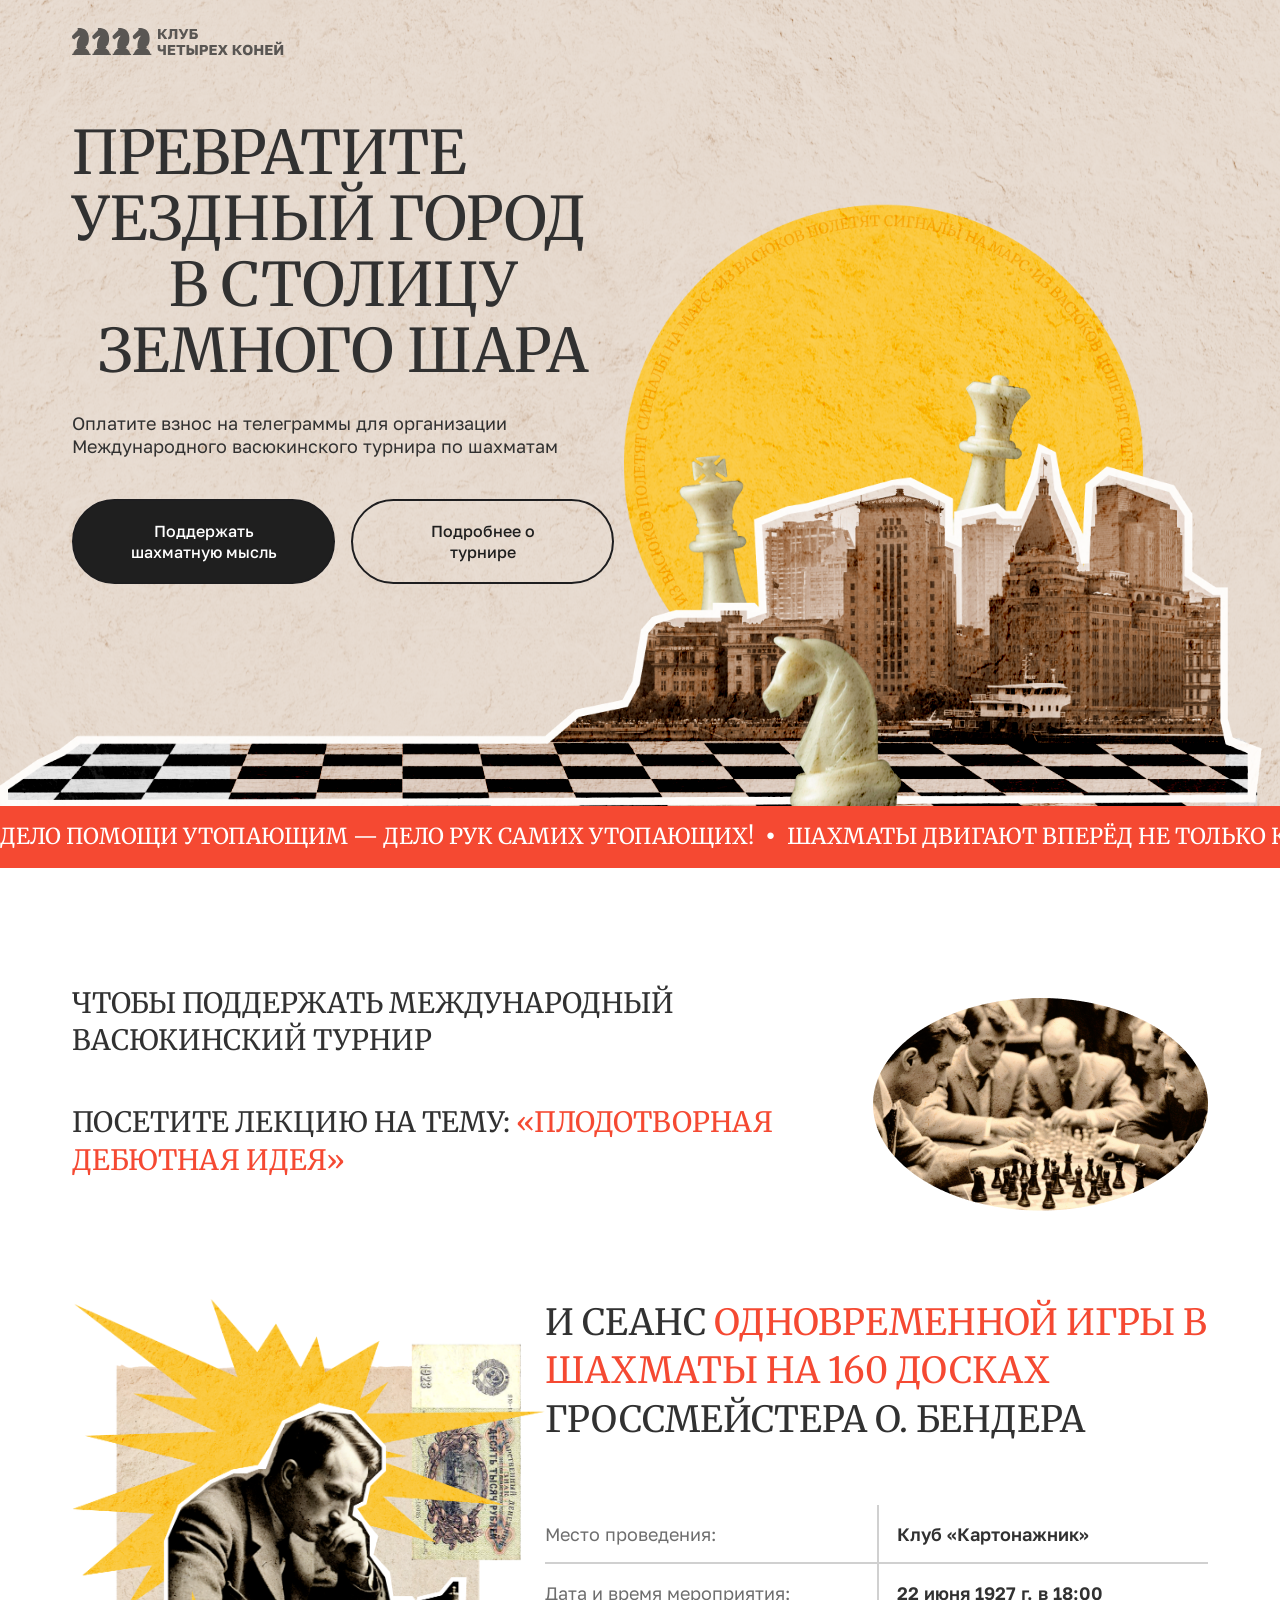
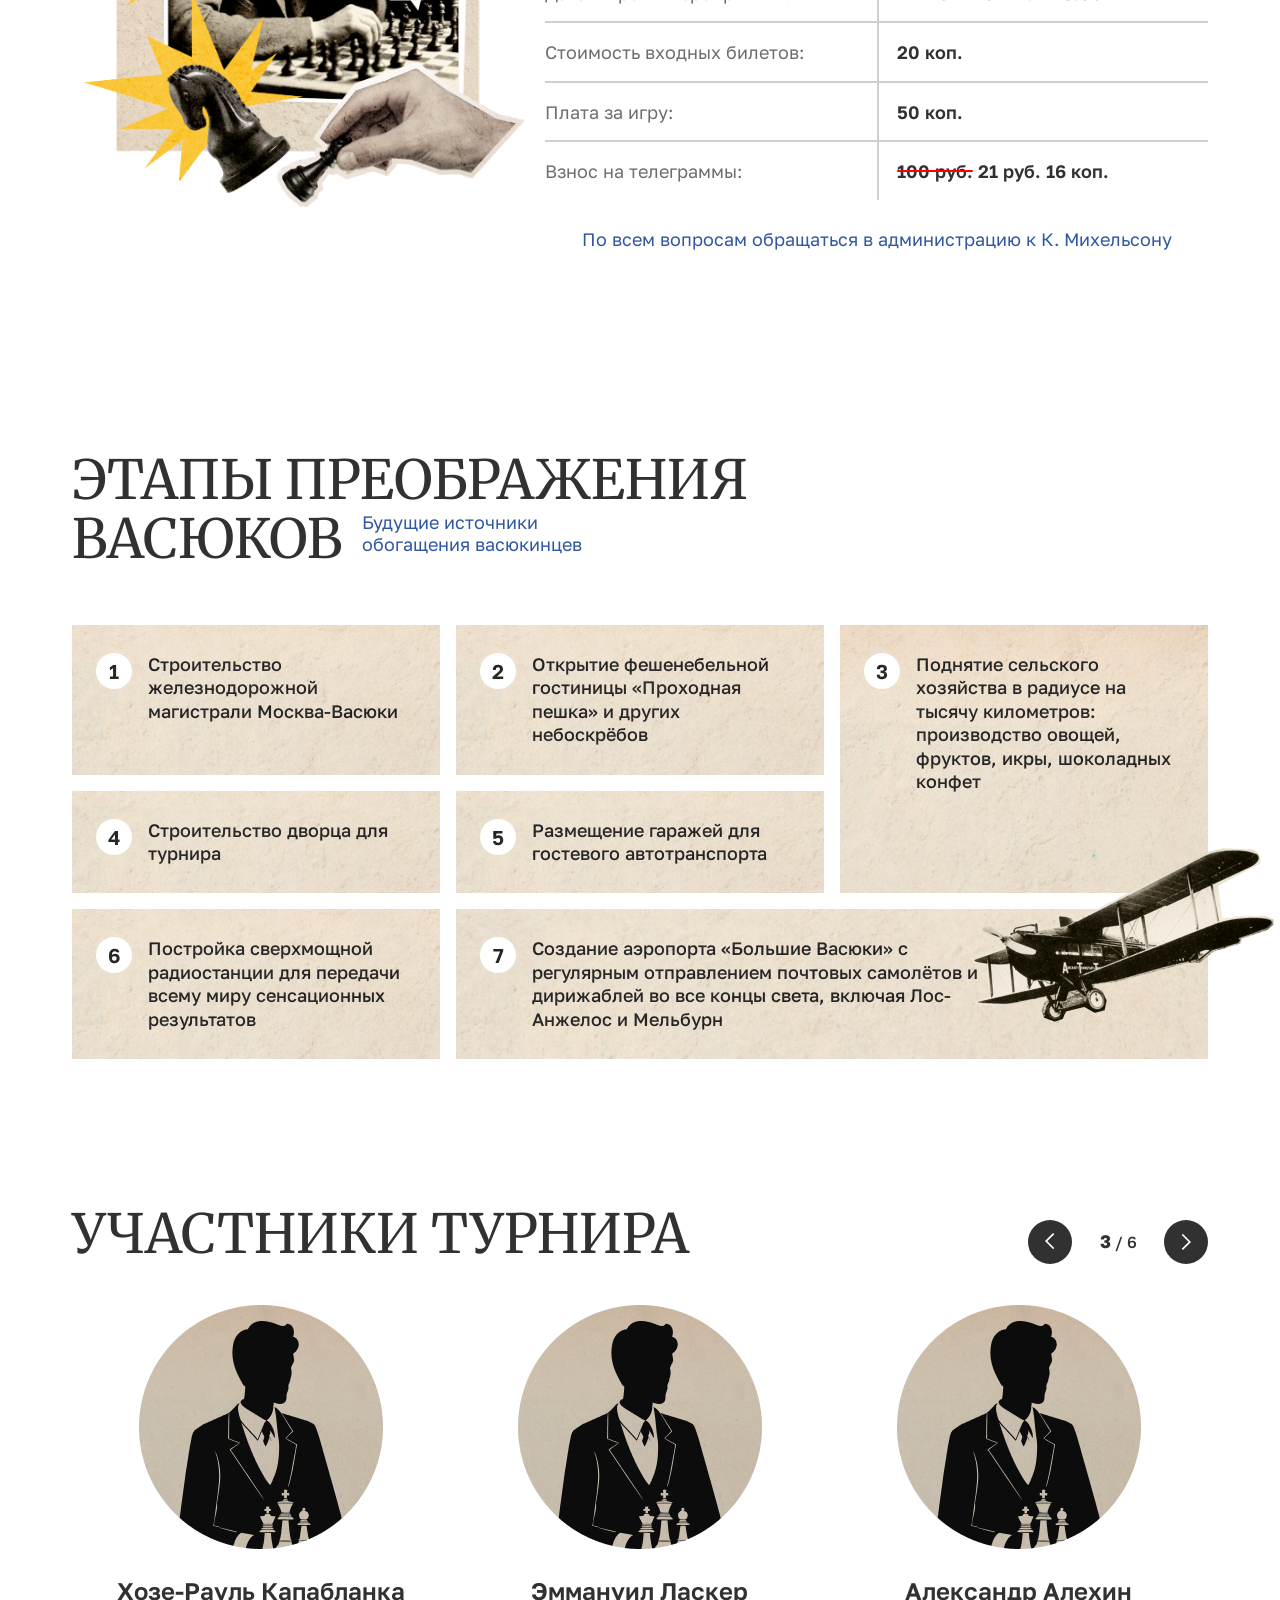
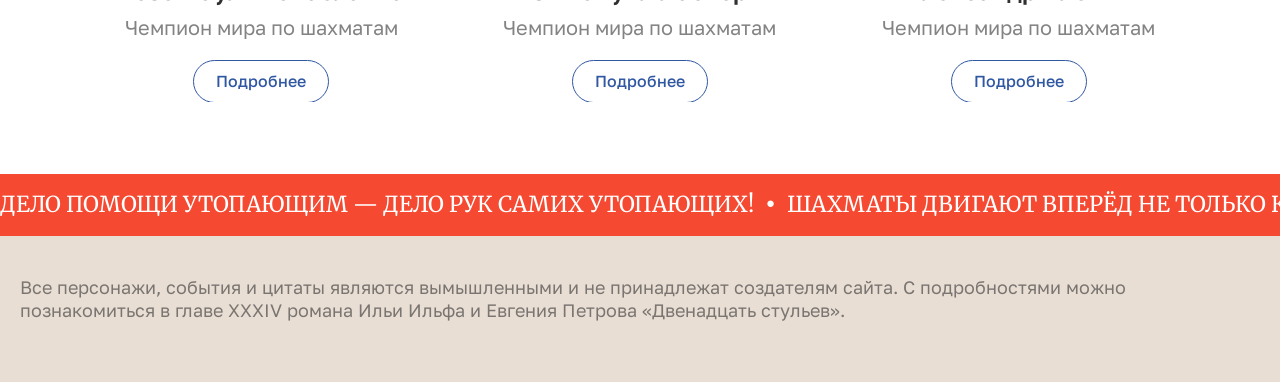
<file: index.html>
<!DOCTYPE html>
<html lang="ru">

<head>
  <meta charset="UTF-8">
  <meta name="viewport" content="width=device-width, initial-scale=1.0">
  <link rel="stylesheet" href="./css/reset.css">
  <link rel="stylesheet" href="./css/global.css">
  <title>Document</title>
</head>

<body>
  <article>
    <section>
      <div class="header">
        <div class="wrapper">
          <div class="header__topline">
            <a href="/" class="header__link">
              <img src="./assets/images/logo.svg" alt="header__logo logo" class="logo">
            </a>
          </div>

          <div class="header__content">
            <h1 class="header__header">
              Превратите уездный город
              <span class="header__header_bottom">
                в столицу
                земного шара
              </span>
            </h1>

            <div class="header__description">
              Оплатите взнос на телеграммы для организации Международного васюкинского турнира по шахматам
            </div>

            <div class="header__buttons">
              <div class="button button--black"><a href="#thought">Поддержать шахматную мысль</a></div>

              <div class="button"><a href="#more">Подробнее о турнире</a></div>
            </div>
          </div>
        </div>
      </div>

      <div class="running-line">
        <ul>
          <li class="running-line__item">Дело помощи утопающим — дело рук самих утопающих!</li>
          <span class="running-line__sep" aria-hidden="true">●</span>
          <li class="running-line__item">Шахматы двигают вперёд не только культуру, но и экономику!</li>
          <span class="running-line__sep" aria-hidden="true">●</span>
          <li class="running-line__item">Лёд тронулся, господа присяжные заседатели!</li>
          <span class="running-line__sep" aria-hidden="true">●</span>
        </ul>
      </div>

      <main class="tournament">
        <div class="tournament__info">
          <div class="wrapper">
            <div class="tournament__players-wrapper" id="thought">
              <p class="tournament__text">Чтобы поддержать Международный васюкинский турнир</p>
              <img src="./assets/images/players-mb.png" alt="group of players" class="tournament__players">
              <p class="tournament__text">посетите лекцию на тему: <span
                  class="tournament__text tournament__text--red">«Плодотворная
                  дебютная идея»</span></p>
            </div>
            <div class="tournament__player-wrapper">
              <img src="./assets/images/player-mb.png" alt="group of players" class="tournament__player">

              <p class="tournament__text">и Сеанс <span class="tournament__text tournament__text--red">одновременной
                  игры
                  в шахматы
                  на 160 досках</span>
                гроссмейстера
                О. Бендера</p>

              <div class="tournament__summary" id="more">
                <div class="tournament__summary-item">
                  <span class="tournament__summary-label">Место проведения:</span>
                  <span class="tournament__summary-value">Клуб «Картонажник»</span>
                </div>

                <div class="tournament__summary-item">
                  <span class="tournament__summary-label">Дата и время мероприятия:</span>
                  <span class="tournament__summary-value">22 июня 1927 г. в 18:00</span>
                </div>

                <div class="tournament__summary-item">
                  <span class="tournament__summary-label">Стоимость входных билетов:</span>
                  <span class="tournament__summary-value">20 коп.</span>
                </div>

                <div class="tournament__summary-item">
                  <span class="tournament__summary-label tournament__summary-payment">Плата за игру:</span>
                  <span class="tournament__summary-value">50 коп.</span>
                </div>

                <div class="tournament__summary-item">
                  <span class="tournament__summary-label">Взнос на телеграммы:</span>
                  <span class="tournament__summary-value">
                    <span class="tournament__summary-span--breakthrough">100 руб.</span> 21 руб. 16 коп.
                  </span>
                </div>

                <footer class="tournament__summary-footer">
                  По всем вопросам обращаться в администрацию к К. Михельсону
                </footer>
              </div>
            </div>
          </div>
        </div>

        <div class="tournament__stages">
          <div class="wrapper">
            <h2 class="tournament__stages-header">Этапы преображения Васюков<span
                class="tournament__stages-subheader">Будущие источники обогащения васюкинцев</span></h2>

            <img src="./assets/images/plane-mb.png" alt="Vintage-plain" class="tournament__stages-plain">

            <div class="carousel" id="carousel">
              <div class="carousel__viewport">
                <div class="carousel__cards" id="track">
                  <div class="carousel__card">
                    <div class="carousel__card-inner">
                      <div class="carousel__item carousel__item--railway">
                        <span>1</span>
                        <p>Строительство железнодорожной магистрали Москва-Васюки</p>
                      </div>

                      <div class="carousel__item carousel__item--hotel">
                        <span>2</span>
                        <p>Открытие фешенебельной гостиницы «Проходная пешка» и других небоскрёбов</p>
                      </div>
                    </div>
                  </div>

                  <div class="carousel__card">
                    <div class="carousel__card-inner">
                      <div class="carousel__item carousel__item--radius">
                        <span>3</span>
                        <p>Поднятие сельского хозяйства в радиусе на тысячу километров: производство овощей, фруктов,
                          икры, шоколадных конфет</p>
                      </div>
                    </div>
                  </div>

                  <div class="carousel__card">
                    <div class="carousel__card-inner">
                      <div class="carousel__item carousel__item--plaza">
                        <span>4</span>
                        <p>Строительство дворца для турнира</p>
                      </div>

                      <div class="carousel__item carousel__item--garages">
                        <span>5</span>
                        <p>Размещение гаражей для гостевого автотранспорта</p>
                      </div>
                    </div>
                  </div>

                  <div class="carousel__card">
                    <div class="carousel__card-inner">
                      <div class="carousel__item carousel__item--radiostation">
                        <span>6</span>
                        <p>Постройка сверхмощной радиостанции для передачи всему миру сенсационных результатов</p>
                      </div>
                    </div>
                  </div>

                  <div class="carousel__card">
                    <div class="carousel__card-inner">
                      <div class="carousel__item carousel__item--airport">
                        <span>7</span>
                        <p>Создание аэропорта «Большие Васюки» с регулярным отправлением почтовых самолётов и
                          дирижаблей
                          во все концы света, включая Лос-Анжелос и Мельбурн</p>
                      </div>
                    </div>
                  </div>
                </div>
              </div>

              <div class="carousel__navigation">
                <div class="carousel__arrow carousel__arrow--previous" id="prevBtn">
                  <img src="./assets/icons/arrow.svg" alt="arrow-left">
                </div>
                <div class="carousel__indicator" id="indicator"></div>
                <div class="carousel__arrow carousel__arrow--next" id="nextBtn">
                  <img src="./assets/icons/arrow.svg" alt="arrow-right">
                </div>
              </div>
            </div>
          </div>
        </div>

        <div class="participants">
          <div class="wrapper">
            <h2 class="participants-header">Участники турнира</h2>
            <div class="participants__carousel carousel" id="participants-carousel">
              <div class="carousel__viewport">
                <div class="carousel__cards" id="participants-track">
                  <div class="carousel__card card">
                    <div class="card__avatar">
                      <img src="./assets/images/player-avatar.png" alt="player avatar">
                    </div>
                    <div class="card__name">Хозе-Рауль Капабланка</div>
                    <div class="card__rank">Чемпион мира по шахматам</div>
                    <div class="card__more-button">Подробнее</div>
                  </div>

                  <div class="carousel__card card">
                    <div class="card__avatar">
                      <img src="./assets/images/player-avatar.png" alt="player avatar">
                    </div>
                    <div class="card__name">Эммануил Ласкер</div>
                    <div class="card__rank">Чемпион мира по шахматам</div>
                    <div class="card__more-button">Подробнее</div>
                  </div>

                  <div class="carousel__card card">
                    <div class="card__avatar">
                      <img src="./assets/images/player-avatar.png" alt="player avatar">
                    </div>
                    <div class="card__name">Александр Алехин</div>
                    <div class="card__rank">Чемпион мира по шахматам</div>
                    <div class="card__more-button">Подробнее</div>
                  </div>

                  <div class="carousel__card card">
                    <div class="card__avatar">
                      <img src="./assets/images/player-avatar.png" alt="player avatar">
                    </div>
                    <div class="card__name">Арон Нимцович</div>
                    <div class="card__rank">Чемпион мира по шахматам</div>
                    <div class="card__more-button">Подробнее</div>
                  </div>

                  <div class="carousel__card card">
                    <div class="card__avatar">
                      <img src="./assets/images/player-avatar.png" alt="player avatar">
                    </div>
                    <div class="card__name">Рихард Рети</div>
                    <div class="card__rank">Чемпион мира по шахматам</div>
                    <div class="card__more-button">Подробнее</div>
                  </div>

                  <div class="carousel__card card">
                    <div class="card__avatar">
                      <img src="./assets/images/player-avatar.png" alt="player avatar">
                    </div>
                    <div class="card__name">Остап Бендер</div>
                    <div class="card__rank">Гроссмейстер</div>
                    <div class="card__more-button">Подробнее</div>
                  </div>
                </div>
              </div>

              <div class="carousel__navigation">
                <div class="carousel__arrow carousel__arrow--previous" id="participants-prevBtn">
                  <img src="./assets/icons/arrow.svg" alt="arrow-left">
                </div>
                <div class="carousel__indicator" id="participants-indicator"></div>
                <div class="carousel__arrow carousel__arrow--next" id="participants-nextBtn">
                  <img src="./assets/icons/arrow.svg" alt="arrow-right">
                </div>
              </div>
            </div>
          </div>
        </div>
      </main>

      <div class="running-line">
        <ul>
          <li class="running-line__item">Дело помощи утопающим — дело рук самих утопающих!</li>
          <span class="running-line__sep" aria-hidden="true">●</span>
          <li class="running-line__item">Шахматы двигают вперёд не только культуру, но и экономику!</li>
          <span class="running-line__sep" aria-hidden="true">●</span>
          <li class="running-line__item">Лёд тронулся, господа присяжные заседатели!</li>
          <span class="running-line__sep" aria-hidden="true">●</span>
        </ul>
      </div>

      <footer>
        <p>Все персонажи, события и цитаты являются вымышленными и не принадлежат создателям сайта. С подробностями
          можно
          познакомиться в главе XXXIV романа Ильи Ильфа и Евгения Петрова «Двенадцать стульев».</p>
      </footer>
    </section>
  </article>

  <script src="./scripts/running-line.js"></script>
  <script src="./scripts/carousel.js"></script>
</body>

</html>
</file>
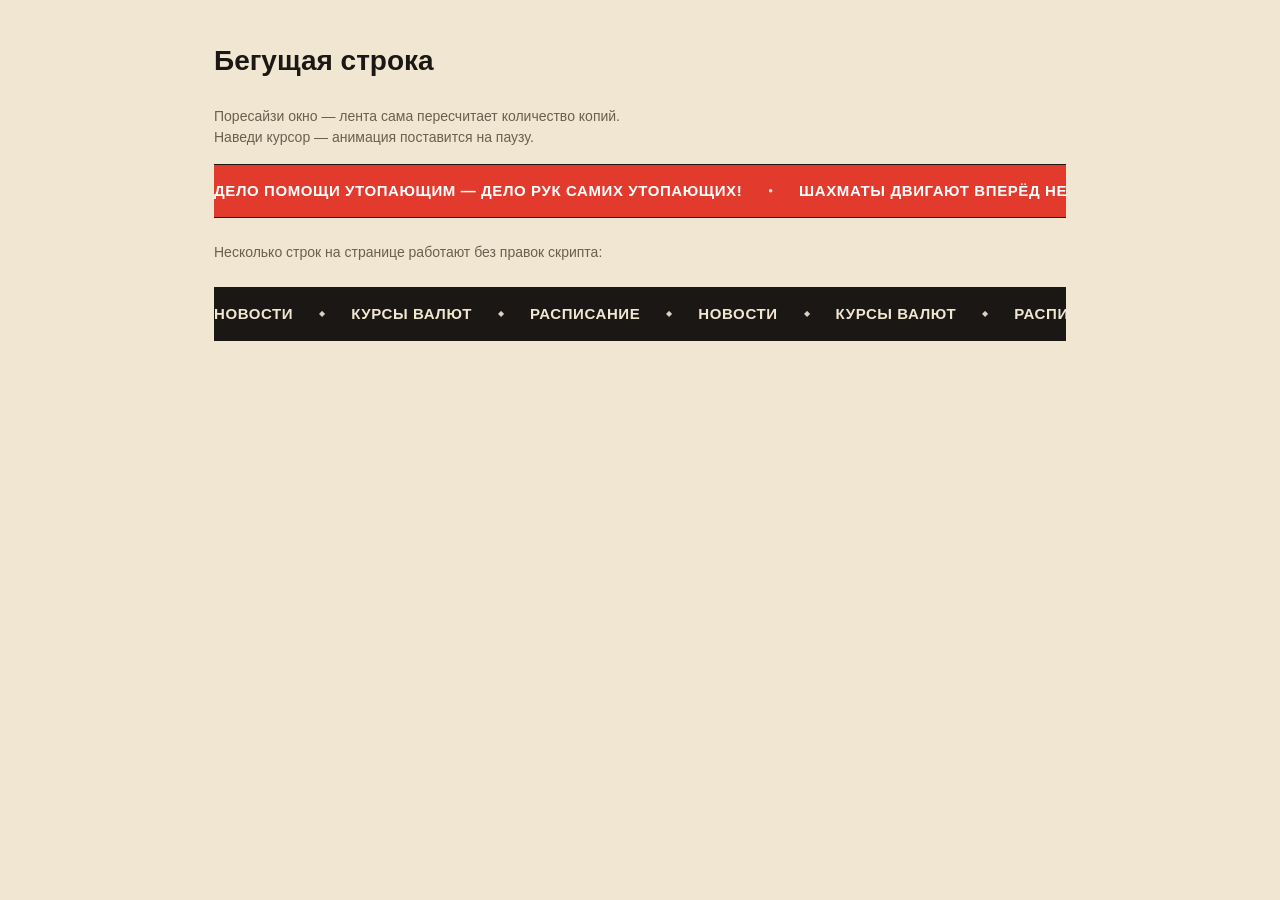
<file: assets/images/marquee-example/index.html>
<!DOCTYPE html>
<html lang="ru">
<head>
    <meta charset="UTF-8">
    <meta name="viewport" content="width=device-width, initial-scale=1.0">
    <title>Бегущая строка — рабочий пример</title>
    <link rel="stylesheet" href="marquee.css">
</head>
<body>

    <main class="page">
        <h1>Бегущая строка</h1>
        <p class="hint">Поресайзи окно — лента сама пересчитает количество копий.<br>
        Наведи курсор — анимация поставится на паузу.</p>

        <!-- Бегущая строка №1 — короткий набор, на широком экране нужны копии -->
        <div class="marquee">
            <div class="marquee__track">
                <span class="marquee__item">Дело помощи утопающим — дело рук самих утопающих!</span>
                <span class="marquee__sep" aria-hidden="true">●</span>
                <span class="marquee__item">Шахматы двигают вперёд не только культуру, но и экономику!</span>
                <span class="marquee__sep" aria-hidden="true">●</span>
                <span class="marquee__item">Лёд тронулся, господа присяжные заседатели!</span>
                <span class="marquee__sep" aria-hidden="true">●</span>
            </div>
        </div>

        <p class="hint">Несколько строк на странице работают без правок скрипта:</p>

        <!-- Бегущая строка №2 — другой стиль, второй цвет -->
        <div class="marquee marquee--dark">
            <div class="marquee__track">
                <span class="marquee__item">Новости</span>
                <span class="marquee__sep" aria-hidden="true">◆</span>
                <span class="marquee__item">Курсы валют</span>
                <span class="marquee__sep" aria-hidden="true">◆</span>
                <span class="marquee__item">Расписание</span>
                <span class="marquee__sep" aria-hidden="true">◆</span>
            </div>
        </div>
    </main>

    <script src="marquee.js"></script>
</body>
</html>
</file>
<file: css/global.css>
@import url('https://fonts.googleapis.com/css2?family=Golos+Text:wght@400..900&family=Merriweather:ital,opsz,wght@0,18..144,300..900;1,18..144,300..900&display=swap');

* {
  font-size: 18px;
  line-height: 1.3;
  font-family: "Golos Text", sans-serif;
  color: #313131;
}

.wrapper {
  padding: 20px 20px 60px;
}

.header {
  position: relative;
  background: 76% 104% / 100% no-repeat url(../assets/images/bg-s.png);
  background-color: #E9DED4;
}

.header::before {
  position: absolute;
  content: '';
  top: 0;
  left: 0;
  width: 100%;
  height: 100%;
  background: url(../assets/images/bg-dt.png) no-repeat center;
  object-fit: cover;
  mix-blend-mode: color-burn;
}

.header .wrapper {
  position: relative;
  z-index: 2;
}

.header__topline {
  margin-bottom: 40px;
}

.header__header_bottom {
  text-align: center;
  display: block;
}

h1,
.header__header_bottom {
  font-size: 36px;
  font-family: "Merriweather", serif;
  line-height: 1.1;
  text-transform: uppercase;
  margin-bottom: 28px;
}

.header__description {
  margin-bottom: 28px;
}

.header__buttons {
  margin-bottom: 290px;
}

.button {
  width: 100%;
  border-radius: 66px;
  opacity: 90%;
  background-color: #fff;
  transition: background 0.2s;
}

.button:hover {
  background-color: #FBCE51;
}

.button a {
  display: block;
  padding: 11px 0 15px;
  text-align: center;
  opacity: 1;
  color: #1F1F1F;
  font-size: 16px;
  font-weight: 500;
}

.button.button--black {
  background-color: #1F1F1F;
  margin-bottom: 14px;
  opacity: 1;
  transition: background 0.2s, border 0.2s;
}

.button.button--black:hover {
  background-color: #FBCE51;
}

.button.button--black a {
  color: #fff;
}

.running-line {
  background-color: #F54932;
  overflow: hidden;
  position: relative;
  width: 100%;
  color: #fff;
  padding: 10px 0;
}

.running-line ul {
  display: inline-flex;
  align-items: center;
  gap: 12px;
  white-space: nowrap;
  animation: running-line 10s linear infinite;
}

@keyframes running-line {
  from {
    transform: translateX(0);
  }

  to {
    transform: translateX(-50%);
  }
}

.running-line:hover .running-line ul {
  animation-play-state: paused;
}

.running-line ul li {
  color: #fff;
  text-transform: uppercase;
  font-family: "Merriweather", serif;
  line-height: 1.1;
  font-size: 16px;
}

.running-line__sep {
  font-size: 15px;
  color: #fff;
  padding-bottom: 3px;
}

@media (min-width: 576px) {
  .header {
    background: 40% 120% / 150% no-repeat url(../assets/images/bg-mb.png);
    background-color: #E9DED4;
  }
}

@media (min-width: 830px) {
  .header {
    background-size: 100%;
    background-position: center bottom -24px;
  }

  .tournament__players-wrapper {
    display: flex;
    flex-direction: column;
    align-items: center;
    margin-bottom: 64px;
  }
}

@media (min-width: 1240px) {
  .wrapper {
    padding: 26px 72px 72px;
  }

  .tournament__players-wrapper {
    display: grid;
    grid-template-areas: "first players"
      "last players";
    justify-content: space-between;
    column-gap: 64px;
  }

  .tournament__players-wrapper .tournament__text:first-child {
    align-self: end;
    grid-area: first;
  }

  .tournament__players {
    grid-area: players;
  }

  .tournament__players-wrapper .tournament__text:last-child {
    grid-area: last;
    align-self: start;
  }

  .tournament__text {
    font-size: 36px;
  }

  .header__content {
    max-width: 542px;
  }

  .header__topline {
    margin-bottom: 62px;
  }

  h1,
  .header__header_bottom {
    font-size: 60px;
  }

  .header__description {
    margin-bottom: 40px;
  }

  .header__buttons {
    margin-bottom: 150px;
    display: flex;
    gap: 16px;
  }

  .button {
    padding: 20px 49px;
    background-color: transparent;
    border: 2px solid #1d1d1f;
    opacity: 100%;
  }

  .button:hover {
    background-color: #1f1f1f;
  }

  .button:hover a {
    color: #fff;
  }

  .button a {
    padding: 0;
  }

  .button.button--black {
    margin-bottom: 0;
  }

  .button.button--black:hover {
    background-color: #FBCE51;
    border: 2px solid #FBCE51;
  }

  .button.button--black a {
    color: #fff;
  }

  .running-line {
    padding: 18px 0;
  }

  .running-line ul li {
    font-size: 22px;
  }
}

.tournament__info {
  margin-top: 48px;
}

.tournament__info .wrapper {
  padding-bottom: 0px;
  margin-bottom: 44px;
}

.tournament__text {
  text-transform: uppercase;
  font-family: "Merriweather", serif;
  line-height: 1.35;
  font-size: 28px;
  margin-bottom: 44px;
}

.tournament__text--red {
  color: #F54932
}

.tournament__players {
  margin: 24px 0;
}

.tournament__player {
  margin: 34px 0 24px;
}

.tournament__summary-item {
  font-weight: 600;
}

.tournament__summary .wrapper {
  padding-bottom: 0;
  margin-bottom: 120px;
}

.tournament__summary-item:not(:last-child) {
  border-bottom: 2px solid #d0d0d0;
  font-size: 20px;
  padding-bottom: 16px;
}

.tournament__summary-item .tournament__summary-label {
  color: #313131;
  opacity: 70%;
  display: block;
  margin-bottom: 12px;
  font-weight: 400;
}

.tournament__summary-item .tournament__summary-value {
  display: block;
}

.tournament__summary-item:not(:first-child) {
  margin-top: 16px;
}

.tournament__summary-item .tournament__summary-span--breakthrough {
  position: relative;
  display: inline;
  font-weight: 600;
  opacity: 100%;
}

.tournament__summary-span--breakthrough:before {
  position: absolute;
  content: '';
  width: 100%;
  height: 2px;
  border-radius: 2px;
  left: 0;
  bottom: 10px;
  background-color: red;
}

.tournament__summary-footer {
  padding: 0;
  margin-top: 40px;
  font-family: "Golos Text", sans-serif;
  font-size: 18px;
  color: #3057A2;
  background-color: #fff;
  margin-bottom: 120px;
}

@media (min-width: 1240px) {
  .tournament__info {
    margin-top: 80px;
  }

  .tournament__player-wrapper .tournament__text {
    font-size: 36px;
    grid-area: text;
    margin-bottom: 60px;
  }

  .tournament__player-wrapper {
    display: grid;
    grid-template-areas: "player text"
      "player table";
    grid-template-columns: 5fr 7fr;
  }

  .tournament__player {
    margin: 0;
    grid-area: player;
  }

  .tournament__summary {
    grid-area: table;
  }

  .tournament__summary .wrapper {
    margin-bottom: 200px;
  }

  .tournament__summary-item {
    position: relative;
    display: grid;
    grid-template-columns: 1fr 1fr;
    gap: 40px;
    align-items: baseline;
    padding: 18px 0;
    margin: 0;
    font-size: 20px;
    border-bottom: 1px solid #d0d0d0;
  }

  .tournament__summary-item:not(:first-child) {
    margin-top: 0;
  }

  .tournament__summary-item:last-of-type {
    border-bottom: none;
  }

  .tournament__summary-item::before {
    content: '';
    position: absolute;
    top: 0;
    bottom: 0;
    left: 50%;
    width: 2px;
    background: #d0d0d0;
  }

  .tournament__summary-item .tournament__summary-label {
    margin-bottom: 0;
  }

  .tournament__summary-footer {
    margin-top: 28px;
    margin-bottom: 0;
    text-align: center;
  }
}

.tournament__stages .wrapper {
  padding-top: 0;
  padding-bottom: 0px;
  margin-bottom: 120px;
}

.tournament__stages-header {
  line-height: 1.1;
  font-size: 36px;
  font-family: "Merriweather", serif;
  text-transform: uppercase;
  margin-bottom: 12px;
}

.tournament__stages-subheader {
  display: block;
  line-height: 1.2;
  font-size: 18px;
  color: #3057A2;
  margin-bottom: 20px;
  text-transform: none;
}

@media (min-width: 1240px) {
  .tournament__stages-header {
    margin-top: 200px;
    max-width: 806px;
    font-size: 54px;
    margin-bottom: 0;
  }

  .tournament__stages-subheader {
    display: inline-flex;
    max-width: 280px;
    vertical-align: middle;
    margin-left: 20px;
  }

  .tournament__stages .carousel {
    max-width: 100%;
    padding-top: 50px;
  }

  .tournament__stages .carousel__navigation {
    display: none;
  }

  .tournament__stages .carousel__viewport {
    overflow: visible;
  }

  .tournament__stages .carousel__cards {
    display: grid;
    grid-template-columns: repeat(3, 1fr);
    grid-template-areas: "railway hotel radius"
      "plaza garages radius"
      "radiostation airport airport";
    gap: 16px;
    transform: none !important;
    transition: none !important;
  }

  .tournament__stages .carousel__card,
  .tournament__stages .carousel__card-inner {
    display: contents;
  }

  .carousel__item--railway {
    grid-area: railway;
  }

  .carousel__item--hotel {
    grid-area: hotel;
  }

  .carousel__item--radius {
    grid-area: radius;
  }

  .carousel__item--plaza {
    grid-area: plaza;
  }

  .carousel__item--garages {
    grid-area: garages;
  }

  .carousel__item--radiostation {
    grid-area: radiostation;
  }

  .carousel__item--airport {
    grid-area: airport;
  }

  .carousel__item--airport p {
    max-width: 446px;
  }

  .tournament__stages .carousel__card {
    padding: 0;
  }

  .tournament__stages .carousel__card-inner {
    height: auto;
    padding: 0;
    background: none;
  }

  .tournament__stages .carousel__item {
    position: relative;
    padding: 28px 24px;
    margin-bottom: 0;
    background: url('../assets/images/Cooper\ Union\ Stamp\ Paper.png') center / 180% no-repeat;
  }

  .tournament__stages .carousel__card .carousel__item:not(:last-child) {
    margin-bottom: 0;
  }

  .tournament__stages .carousel__card-inner::before {
    display: none;
  }

  .tournament__stages .carousel__item::after {
    content: '';
    position: absolute;
    inset: 0;
    background-image: url('../assets/images/bg-dt.png');
    mix-blend-mode: color-burn;
    opacity: 0.35;
    pointer-events: none;
  }

  .tournament__stages-plain {
    right: 0;
    bottom: 30px;
    pointer-events: none;
  }

  .tournament__stages {
    position: relative;
  }
}

.carousel,
.participants__carousel {
  padding-top: 130px;
  position: relative;
  max-width: 1200px;
  margin: 0 auto;
}

.carousel__cards {
  display: flex;
  will-change: transform;
}

.carousel__viewport {
  overflow: hidden;
}

.carousel__card {
  flex: 0 0 100%;
  min-width: 0;
  box-sizing: border-box;
}

.tournament__stages .carousel__card {
  padding: 0 8px;
}

.tournament__stages .carousel__card-inner {
  position: relative;
  padding: 60px 24px 0 20px;
  height: 300px;
  background: url('../assets/images/Cooper\ Union\ Stamp\ Paper.png') center no-repeat;
}

.tournament__stages .carousel__card-inner::before {
  position: absolute;
  content: "";
  left: 0;
  top: 0;
  width: 100%;
  height: 100%;
  background-image: url('../assets/images/bg-dt.png');
  object-fit: cover;
  mix-blend-mode: color-burn;
  opacity: 35%;
  pointer-events: none;
}

.carousel__item {
  display: flex;
  font-size: 18px;
  font-weight: 500;
}

.carousel__item span {
  display: flex;
  align-items: center;
  justify-content: center;
  min-width: 36px;
  height: 36px;
  margin-right: 16px;
  border-radius: 50%;
  background-color: #fff;
  font-size: 20px;
  font-weight: 600;
}

.carousel__card .carousel__item:not(:last-child) {
  margin-bottom: 28px;
}

.tournament__stages-plain {
  position: absolute;
  z-index: 2;
}

.carousel__navigation {
  margin-top: 28px;
  display: flex;
  gap: 16px;
  align-items: center;
  justify-content: center;
}

.carousel__arrow {
  width: 36px;
  height: 36px;
  background-color: #313131;
  border-radius: 50%;
  display: flex;
  justify-content: center;
  align-items: center;
  cursor: pointer;
  color: #fff;
  flex-shrink: 0;
  user-select: none;
  transition: background 0.2s, opacity 0.2s;
}

.carousel__arrow img {
  display: block;
  max-width: 60%;
  max-height: 60%;
  pointer-events: none;
}

.carousel__arrow--next img {
  transform: rotate(180deg);
}

.carousel__arrow:hover {
  background-color: #FBCE51;
}

.carousel__arrow.is-disabled {
  background: #d2d2d7;
  cursor: not-allowed;
  opacity: 0.6;
  pointer-events: none;
}

.carousel__indicator {
  display: flex;
  gap: 8px;
  align-items: center;
  justify-content: center;
  min-width: 60px;
  min-height: 20px;
}

.carousel__dot {
  width: 10px;
  height: 10px;
  border-radius: 50%;
  border: none;
  background: #d2d2d7;
  cursor: pointer;
  padding: 0;
  transition: background 0.2s, transform 0.2s;
}

.carousel__dot:hover {
  background: #a1a1a6;
}

.carousel__dot--active {
  background: #1d1d1f;
  transform: scale(1.3);
}

.carousel__counter {
  font-variant-numeric: tabular-nums;
  font-size: 16px;
  color: #313131;
  font-weight: 500;
}

.carousel__counter b {
  font-weight: 700;
}

@media (min-width: 600px) {
  .carousel__card {
    flex-basis: 50%;
  }

  .carousel__arrow {
    width: 44px;
    height: 44px;
  }
}

@media (min-width: 960px) {
  .carousel__card {
    flex-basis: 33.3333%;
  }
}

.participants__carousel.carousel {
  padding-top: 40px;
}

.participants-header {
  font-size: 36px;
  font-family: "Merriweather", serif;
  line-height: 1.1;
  text-transform: uppercase;
}

.participants__carousel .carousel__card {
  display: flex;
  flex-direction: column;
  align-items: center;
  padding: 0 12px;
  text-align: center;
}

.participants__carousel .card__avatar img {
  display: block;
  max-width: 100%;
  height: auto;
}

.participants__carousel .card__name {
  font-size: 24px;
  font-weight: 600;
  margin-bottom: 8px;
  line-height: 1.2;
}

.participants__carousel .card__rank {
  font-size: 20px;
  color: #313131;
  margin-bottom: 20px;
  opacity: 60%;
}

.participants__carousel .card__more-button {
  cursor: pointer;
  font-size: 16px;
  font-weight: 500;
  padding: 10px 22px;
  border-radius: 66px;
  color: #3057A2;
  background: #fff;
  border: 1px solid #3057A2;
}

.participants__carousel .card__more-button:hover {
  background: #3057A2;
  color: #fff;
}

.card__avatar {
  margin-bottom: 28px;
}

footer {
  padding: 40px 20px 60px;
  background-color: #E9DED4;
}

footer p {
  color: #313131;
  opacity: 60%;
}

@media (min-width: 1240px) {
  .participants-header {
    font-size: 54px;
  }

  .participants .wrapper {
    position: relative;
  }

  .participants__carousel .carousel__navigation {
    position: absolute;
    top: -45px;
    right: 0;
    margin-top: 0;
  }
}
</file>
<file: assets/images/marquee-example/marquee.css>
/* ========== СТРАНИЦА (только для демо) ========== */
* { box-sizing: border-box; }
html, body { margin: 0; padding: 0; }
body {
    font-family: -apple-system, "Segoe UI", Roboto, sans-serif;
    background: #f0e6d2;
    color: #1a1714;
    line-height: 1.5;
}
.page { padding: 40px 24px; max-width: 900px; margin: 0 auto; }
.page h1 { margin: 0 0 8px; font-size: 28px; }
.hint { color: #6c5f4d; margin: 24px 0 16px; font-size: 14px; }


/* ========== БЕГУЩАЯ СТРОКА ========== */

/* 1. Внешний контейнер — обрезает всё за пределами */
.marquee {
    overflow: hidden;            /* без этого лента вылезет наружу */
    position: relative;
    width: 100%;
    background: #e23a2c;
    color: #fff;
    padding: 14px 0;
    border-top: 1.5px solid #1a1714;
    border-bottom: 1.5px solid #1a1714;
}

/* 2. Лента — то, что двигается */
.marquee__track {
    display: inline-flex;        /* элементы в ряд, ширина по содержимому */
    align-items: center;
    gap: 26px;
    white-space: nowrap;         /* тексты не должны переноситься */
    will-change: transform;
    animation: marquee 30s linear infinite;
    /* duration перезапишется через JS, 30s — фолбэк если JS не сработал */
}

/* 3. Анимация: трек уезжает влево ровно на половину своей ширины
   и резко возвращается. Вторая половина = копия первой, шов невидим. */
@keyframes marquee {
    from { transform: translateX(0); }
    to   { transform: translateX(-50%); }
}

/* 4. Пауза при наведении (опционально) */
.marquee:hover .marquee__track {
    animation-play-state: paused;
}

/* 5. Внешний вид элементов */
.marquee__item {
    font-size: 15px;
    font-weight: 700;
    letter-spacing: 0.04em;
    text-transform: uppercase;
}
.marquee__sep {
    font-size: 8px;
    opacity: 0.9;
}

/* 6. Тёмный вариант — пример модификатора */
.marquee--dark {
    background: #1a1714;
    color: #f0e6d2;
    margin-top: 24px;
}

/* 7. Уважаем prefers-reduced-motion */
@media (prefers-reduced-motion: reduce) {
    .marquee__track {
        animation: none;
    }
}
</file>
